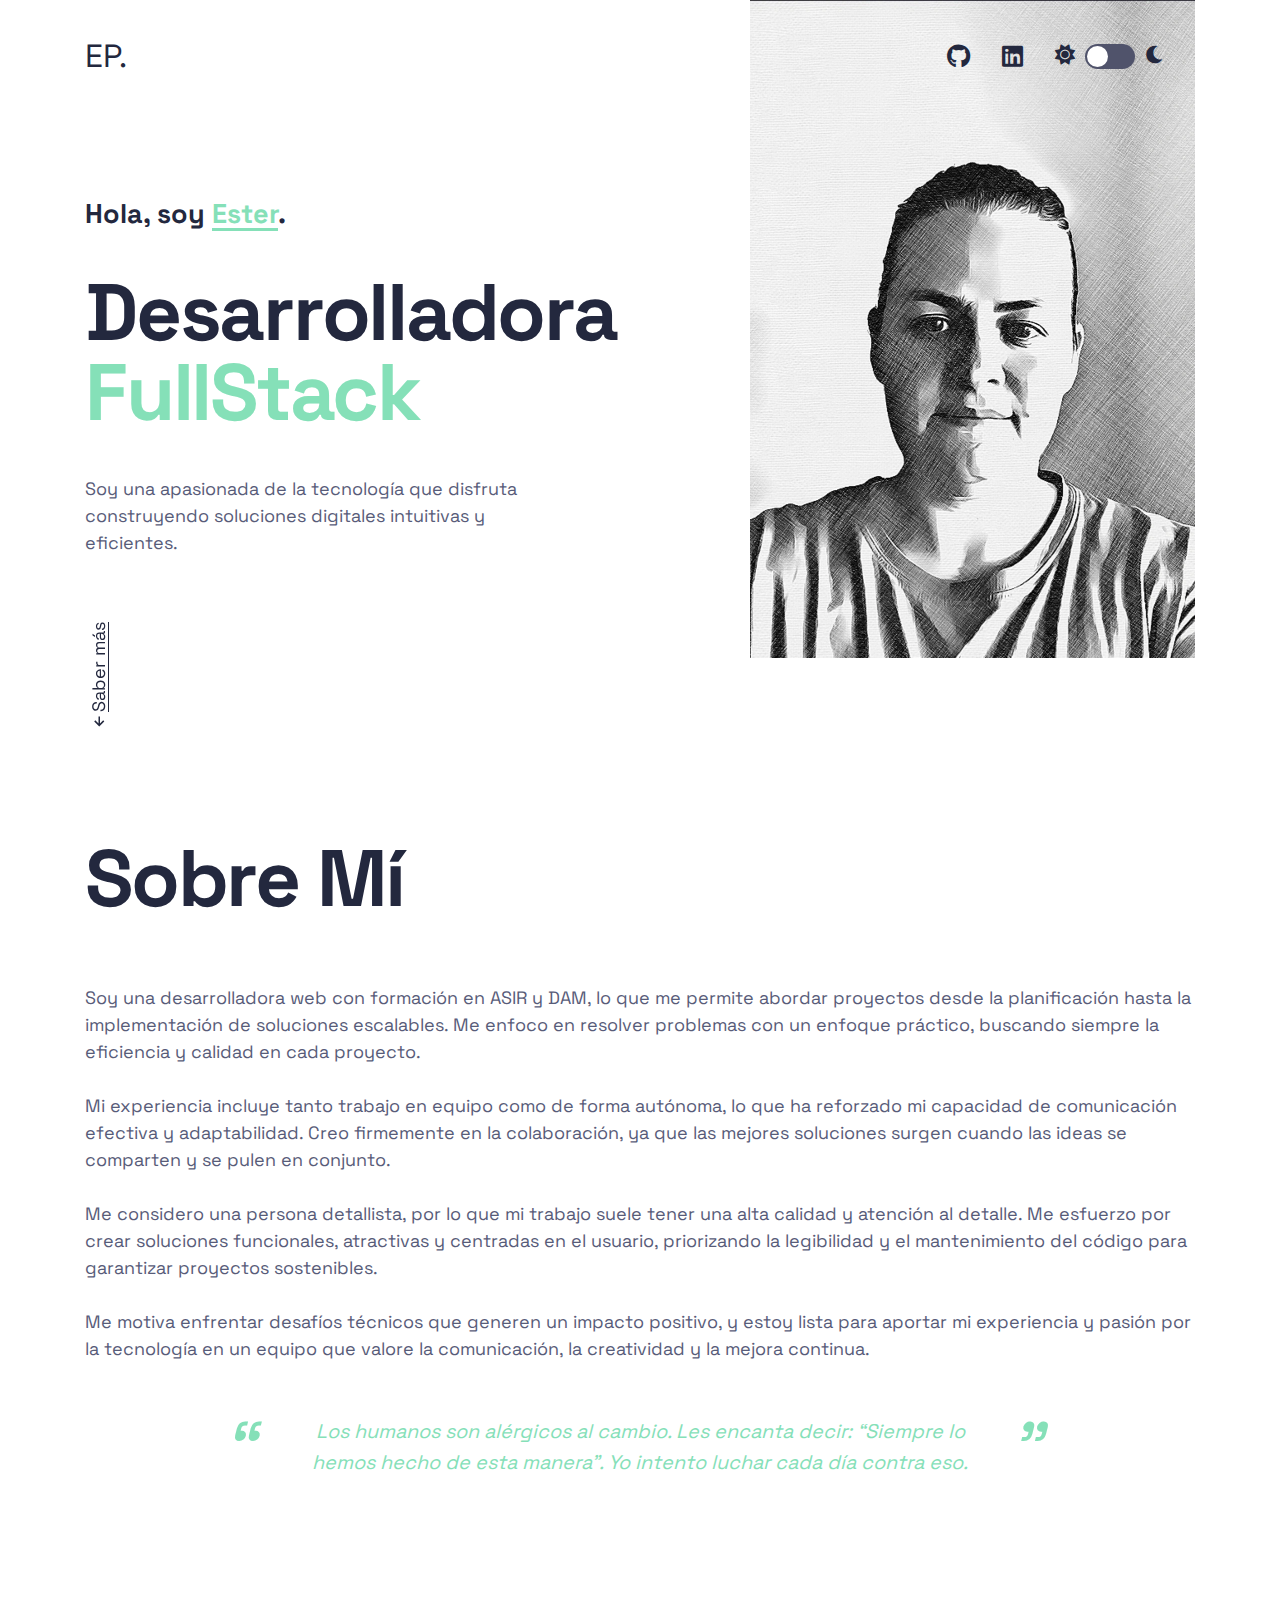
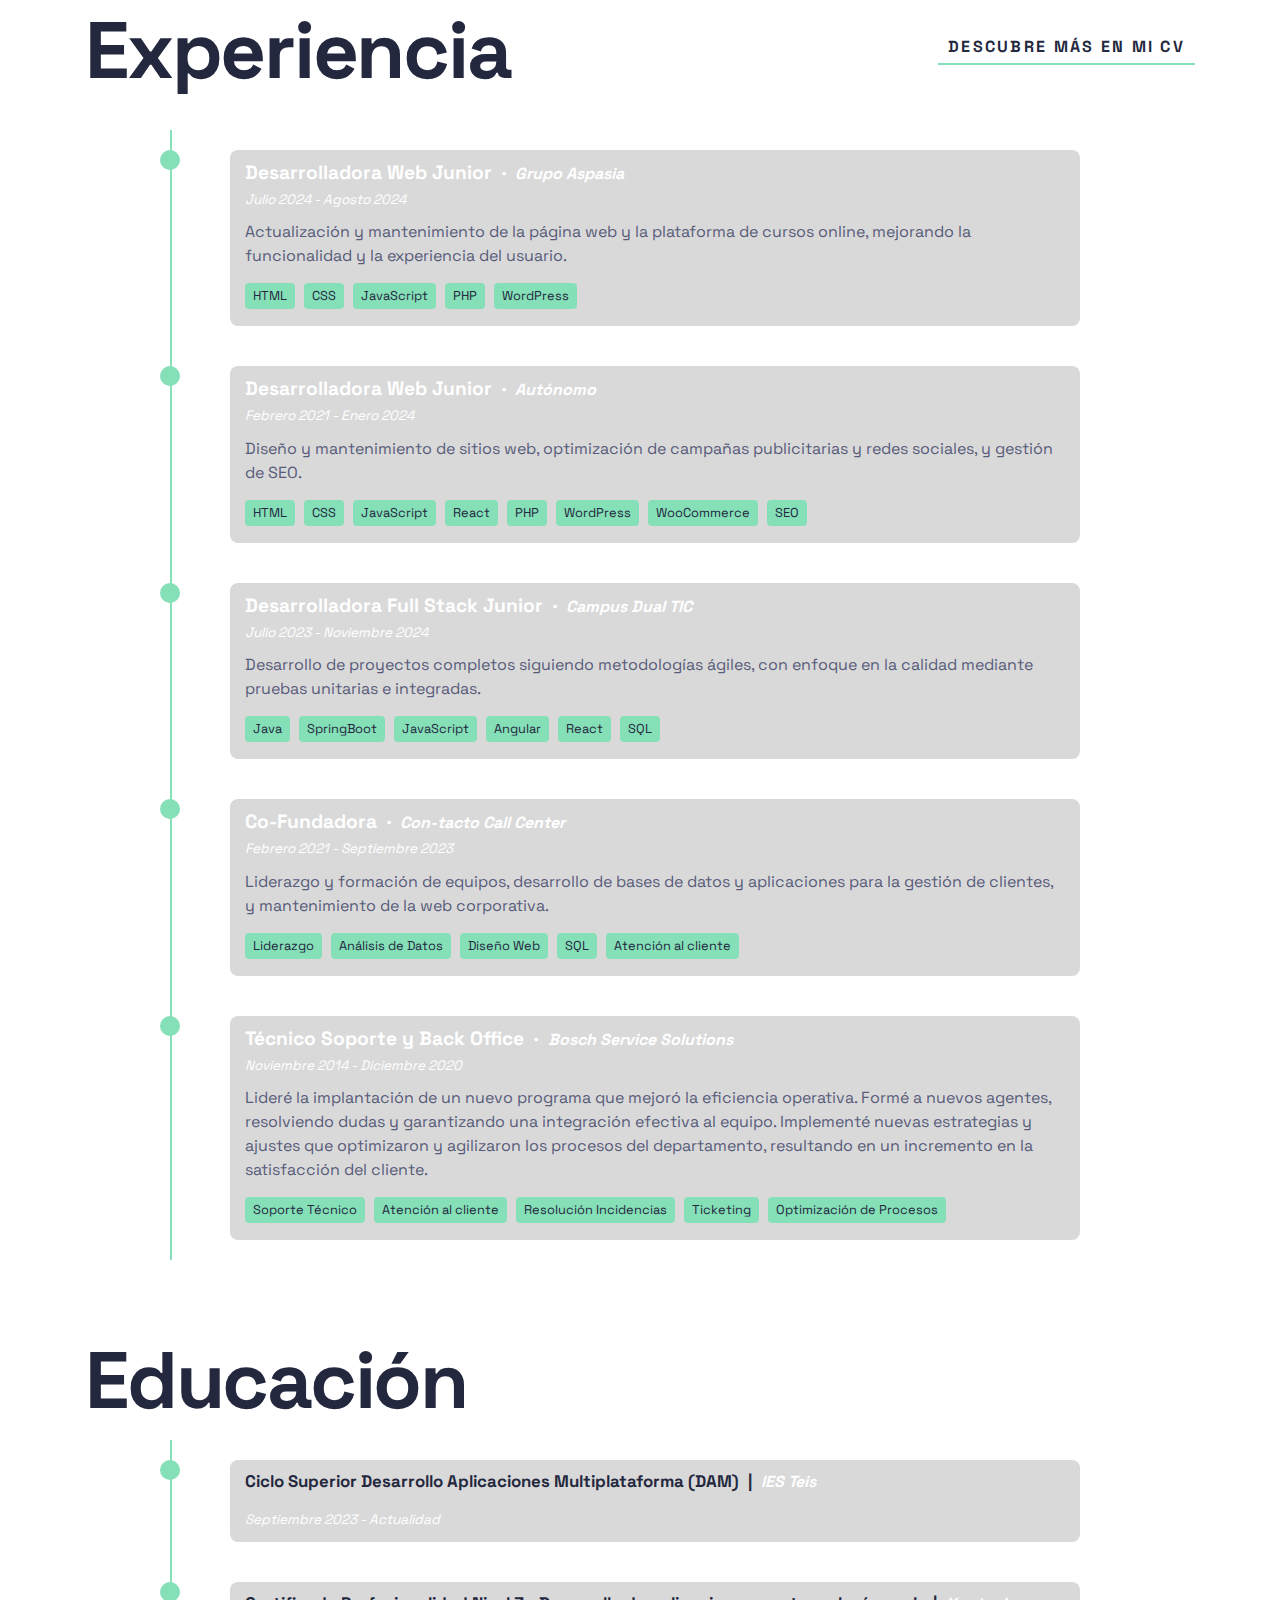
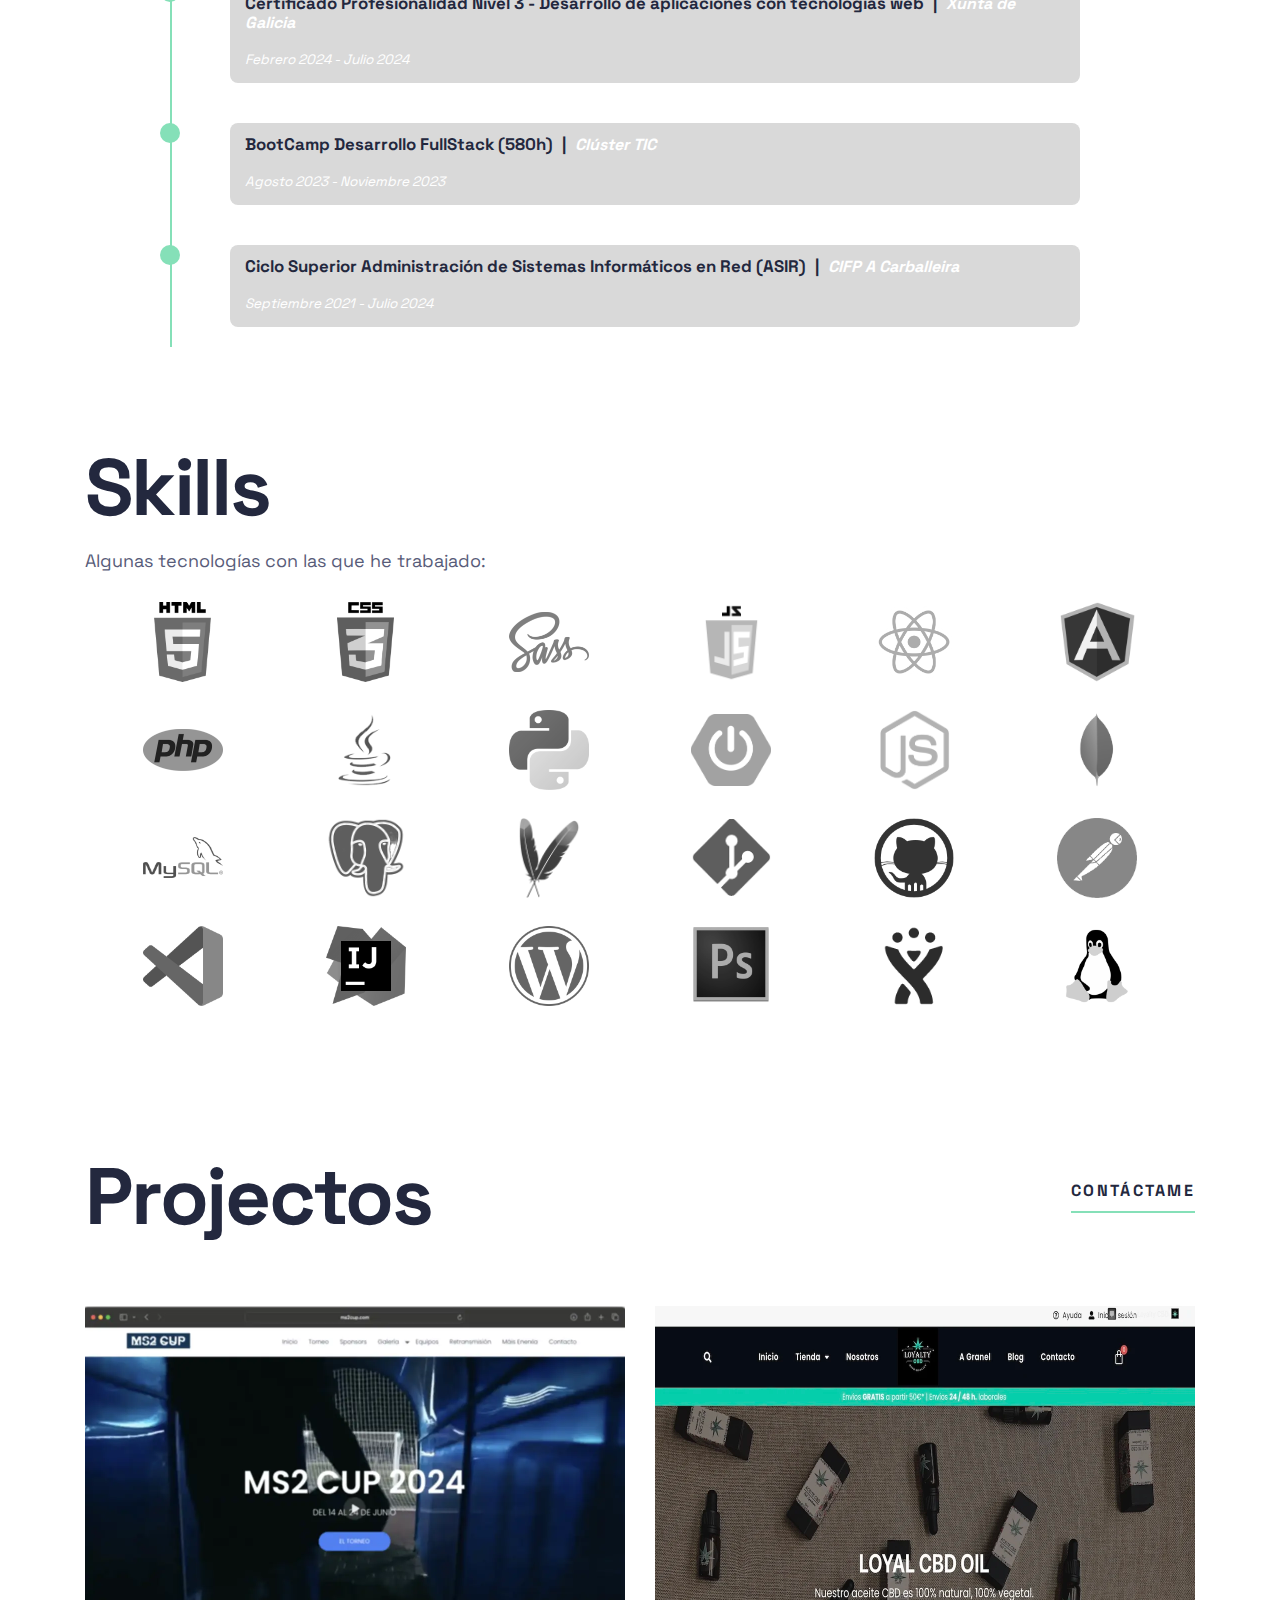
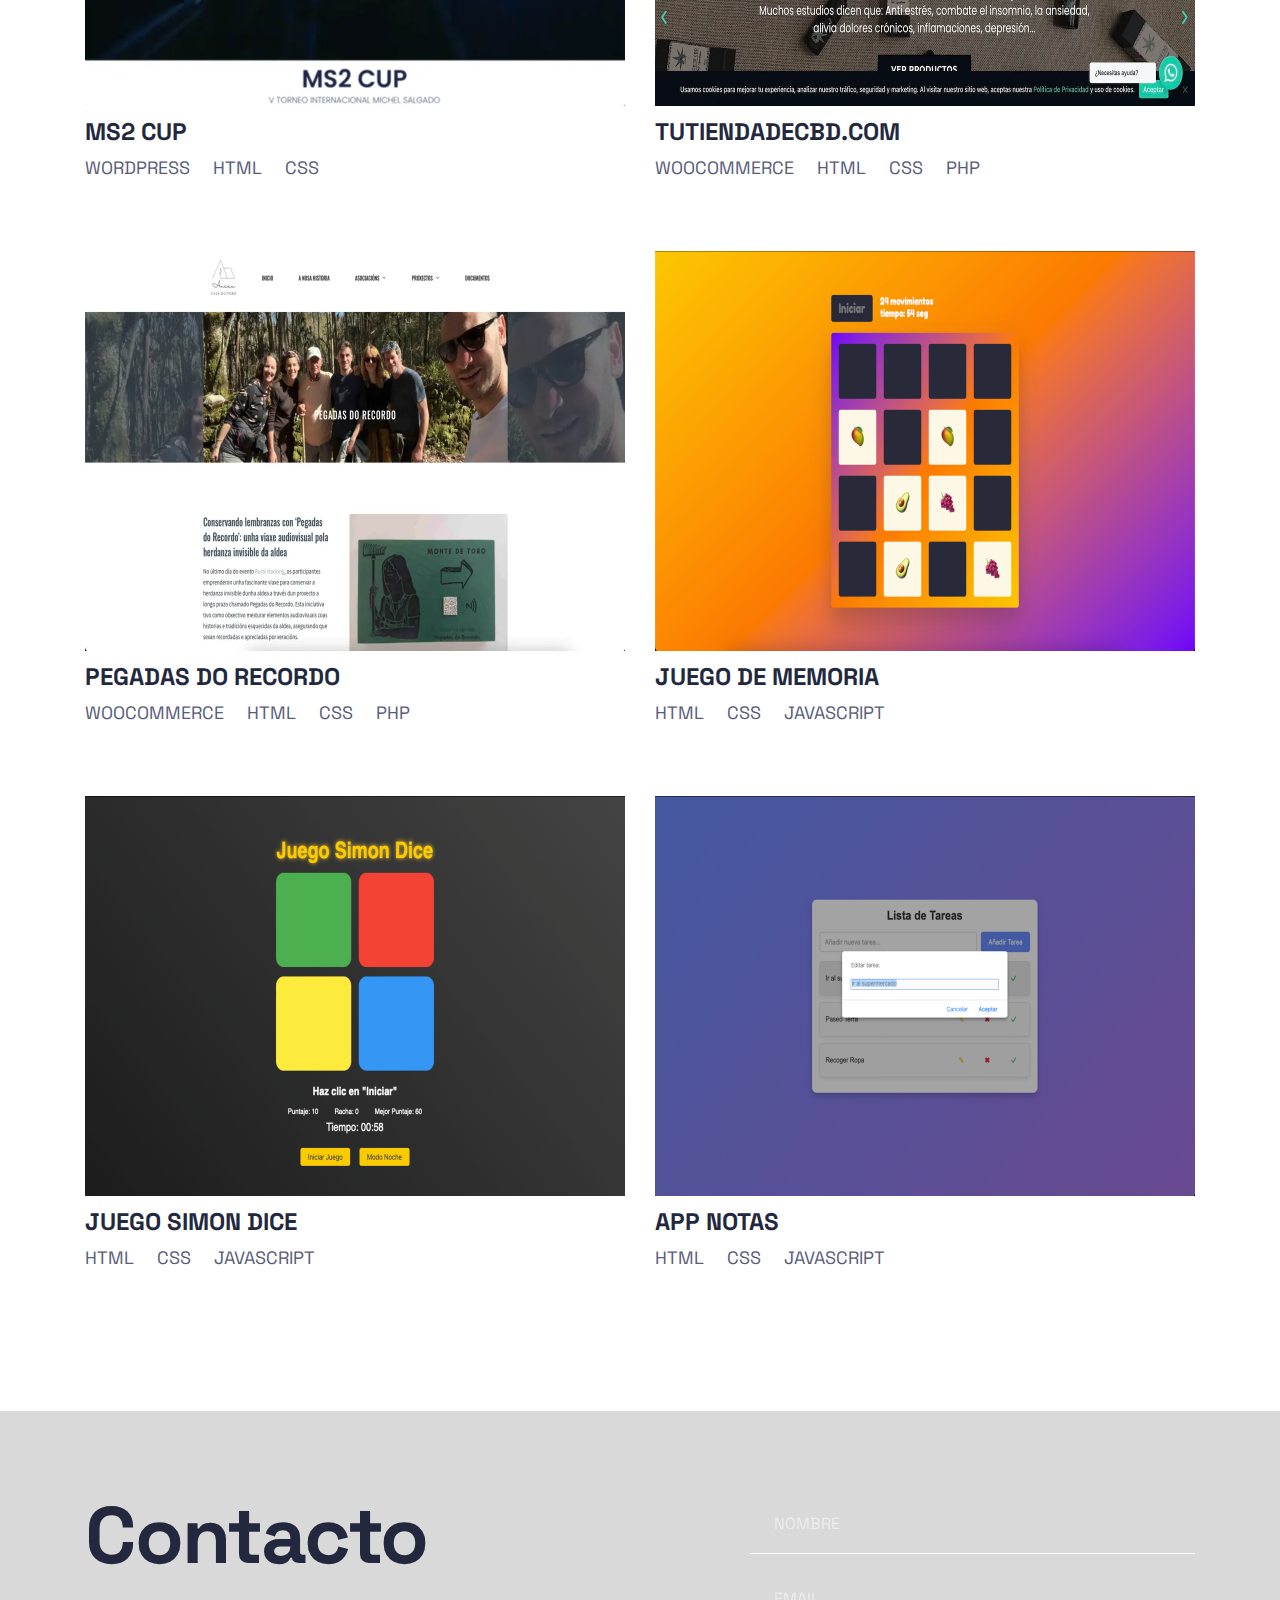
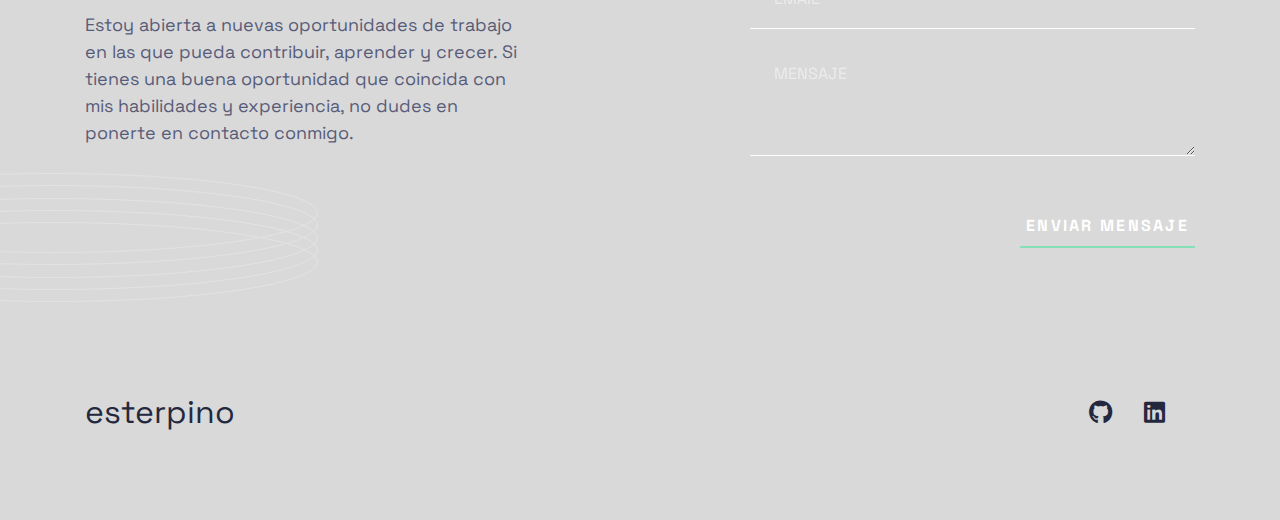
<file: index.html>
<!DOCTYPE html>
<html lang="en">

  <head>
      <meta charset="UTF-8">
      <meta name="viewport" content="width=device-width, initial-scale=1.0">
      <link rel="preconnect" href="https://fonts.googleapis.com">
      <link rel="preconnect" href="https://fonts.gstatic.com" crossorigin>
      <link href="https://fonts.googleapis.com/css2?family=Space+Grotesk:wght@500;700&display=swap" rel="stylesheet">
      <link rel="stylesheet" href="https://cdnjs.cloudflare.com/ajax/libs/font-awesome/6.0.0-beta3/css/all.min.css">
      <link rel="stylesheet" href="https://cdn.jsdelivr.net/npm/boxicons@2.0.5/css/boxicons.min.css">
      <link rel="icon" type="image/png" sizes="32x32" href="./assets/images/favicon-32x32.png">

      <link rel="stylesheet" href="style.css">

      <title>Ester Pino | Desarrolladora FullStack</title>
  </head>

  <body>
      <header class="header">
          <div class="wrapper">
              <nav class="header__nav">
                  <a href="/" class="header__home">EP.</a>
                  <a href="https://github.com/EstiP13" class="header__social"><i class="fab fa-github"></i></a>
                  <a href="https://linkedin.com/in/ester-pino" class="header__social"><i class="fab fa-linkedin"></i></a>
                  <div class="switch-wrapper">
                      <div class="icon sun"><i class="fas fa-sun"></i></div>
                      <div class="toggle-wrapper">
                          <input id="switch" type="checkbox">
                          <label for="switch" id="toggle"></label>
                      </div>
                      <div class="icon moon"><i class="fas fa-moon"></i></div>
                  </div>
              </nav>
          </div>
      </header>

      <main id="main">
          <!-- Inicio -->
          <section id="hero" class="hero">
              <div class="wrapper hero__wrapper bottom-border">
                  <div class="hero__content">
                      <picture>
                          <source media="(min-width: 62.5em)" srcset="./assets/images/image-profile-desktop.webp">
                          <source media="(min-width: 37.5em)" srcset="./assets/images/image-profile-tablet.webp">
                          <img class="hero__image" src="./assets/images/image-profile-mobile.webp" alt="Foto de Ester" width="174" height="383">
                      </picture>
                      <img class="hero__rings" src="./assets/images/pattern-rings.svg" alt="" width="530" height="129">

                      <div class="hero__text">
                          <h2 class="hero__headline">Hola,<br> soy <span>Ester</span>.</h2>
                          <h1 class="hero__headline header-xl">Desarrolladora <span>FullStack</span></h1>
                          <p class="hero__description">
                              Soy una apasionada de la tecnología que disfruta construyendo soluciones digitales intuitivas y eficientes. 
                          </p>
                          <div class="hero__scroll">
                              <a href="#about" class="hero__scroll-link"><i class='bx bx-up-arrow-alt'></i>Saber más</a>
                          </div>
                      </div>
                  </div>
              </div>
          </section>

          <!-- Sobre Mí -->
          <section id="about" class="about">
              <div class="wrapper about__wrapper bottom-border">
                  <h2 class="about__headline header-xl">Sobre Mí</h2>
                  <p class="about__description">
                    Soy una desarrolladora web con formación en ASIR y DAM, lo que me permite abordar proyectos desde la planificación hasta la implementación 
                    de soluciones escalables. Me enfoco en resolver problemas con un enfoque práctico, buscando siempre la eficiencia y calidad en cada 
                    proyecto.<br><br>

                    Mi experiencia incluye tanto trabajo en equipo como de forma autónoma, lo que ha reforzado mi capacidad de comunicación efectiva y 
                    adaptabilidad. Creo firmemente en la colaboración, ya que las mejores soluciones surgen cuando las ideas se comparten y se pulen en 
                    conjunto.<br><br>

                    Me considero una persona detallista, por lo que mi trabajo suele tener una alta calidad y atención al detalle. Me esfuerzo por crear 
                    soluciones funcionales, atractivas y centradas en el usuario, priorizando la legibilidad y el mantenimiento del código para garantizar 
                    proyectos sostenibles.<br><br>

                    Me motiva enfrentar desafíos técnicos que generen un impacto positivo, y estoy lista para aportar mi experiencia y pasión por la 
                    tecnología en un equipo que valore la comunicación, la creatividad y la mejora continua.
                  </p>

                  <div class="about__quote">
                    <span class="quote-icon">“</span> Los humanos son alérgicos al cambio. Les encanta decir: “Siempre lo hemos hecho de esta manera". Yo intento luchar cada día contra eso. <span class="quote-icon">”</span>
                  </div>
                  <div class="about__author">
                    — Grace Murray Hopper
                  </div>
                  
              </div>
          </section>

          <!-- Experiencia -->
          <section id="experience" class="experience">
            <div class="wrapper experience__wrapper bottom-border">
                <div class="experience__header">
                    <h2 class="experience__headline header-xl">Experiencia</h2>
                    <a href="./resume.html" class="cv__resume underline" target="_blank">Descubre más en mi CV</a>
                </div>

                <div class="timeline">
                    <div class="timeline__event">
                        <div class="timeline-icon"></div>
                        <div class="timeline__content">
                            <h3 class="timeline__role">Desarrolladora Web Junior
                                <span class="separator">·</span><span class="timeline__company"> Grupo Aspasia</span></h3>
                            <span class="timeline__date">Julio 2024 - Agosto 2024</span>
                            <p class="experience__p">Actualización y mantenimiento de la página web y la plataforma de cursos online, mejorando la funcionalidad y la experiencia del usuario.</p>
                            <div class="timeline__tags">
                                <span class="tag">HTML</span>
                                <span class="tag">CSS</span>
                                <span class="tag">JavaScript</span>
                                <span class="tag">PHP</span>
                                <span class="tag">WordPress</span>
                            </div>
                        </div>
                    </div>

                    <div class="timeline__event">
                        <div class="timeline-icon"></div>
                        <div class="timeline__content">
                            <h3 class="timeline__role">Desarrolladora Web Junior
                                <span class="separator">·</span><span class="timeline__company"> Autónomo</span></h3>
                            <span class="timeline__date">Febrero 2021 - Enero 2024</span>
                            <p class="experience__p">Diseño y mantenimiento de sitios web, optimización de campañas publicitarias y redes sociales, y gestión de SEO.</p>
                            <div class="timeline__tags">
                                <span class="tag">HTML</span>
                                <span class="tag">CSS</span>
                                <span class="tag">JavaScript</span>
                                <span class="tag">React</span>
                                <span class="tag">PHP</span>
                                <span class="tag">WordPress</span>
                                <span class="tag">WooCommerce</span>
                                <span class="tag">SEO</span>
                            </div>
                        </div>
                    </div>

                    <div class="timeline__event">
                        <div class="timeline-icon"></div>
                        <div class="timeline__content">
                            <h3 class="timeline__role">Desarrolladora Full Stack Junior
                                <span class="separator">·</span><span class="timeline__company"> Campus Dual TIC</span></h3>
                            <span class="timeline__date">Julio 2023 - Noviembre 2024</span>
                            <p class="experience__p">Desarrollo de proyectos completos siguiendo metodologías ágiles, con enfoque en la calidad mediante pruebas unitarias e integradas.</p>
                            <div class="timeline__tags">
                                <span class="tag">Java</span>
                                <span class="tag">SpringBoot</span>
                                <span class="tag">JavaScript</span>
                                <span class="tag">Angular</span>
                                <span class="tag">React</span>
                                <span class="tag">SQL</span>
                            </div>
                        </div>
                    </div>

                    <div class="timeline__event">
                        <div class="timeline-icon"></div>
                        <div class="timeline__content">
                            <h3 class="timeline__role">Co-Fundadora
                                <span class="separator">·</span><span class="timeline__company"> Con-tacto Call Center</span></h3>
                            <span class="timeline__date">Febrero 2021 - Septiembre 2023</span>
                            <p class="experience__p">Liderazgo y formación de equipos, desarrollo de bases de datos y aplicaciones para la gestión de clientes, y mantenimiento de la web corporativa.</p>
                            <div class="timeline__tags">
                                <span class="tag">Liderazgo</span>
                                <span class="tag">Análisis de Datos</span>
                                <span class="tag">Diseño Web</span>
                                <span class="tag">SQL</span>
                                <span class="tag">Atención al cliente</span>
                            </div>
                        </div>
                    </div>

                    <div class="timeline__event">
                        <div class="timeline-icon"></div>
                        <div class="timeline__content">
                            <h3 class="timeline__role">Técnico Soporte y Back Office
                                <span class="separator">·</span> <span class="timeline__company"> Bosch Service Solutions</span></h3>
                            <span class="timeline__date">Noviembre 2014 - Diciembre 2020</span>
                            <p class="experience__p">Lideré la implantación de un nuevo programa que mejoró la eficiencia operativa. Formé a nuevos agentes, 
                              resolviendo dudas y garantizando una integración efectiva al equipo. Implementé nuevas estrategias y ajustes que optimizaron y 
                              agilizaron los procesos del departamento, resultando en un incremento en la satisfacción del cliente.</p>
                            <div class="timeline__tags">
                                <span class="tag">Soporte Técnico</span>
                                <span class="tag">Atención al cliente</span>
                                <span class="tag">Resolución Incidencias</span>
                                <span class="tag">Ticketing</span>
                                <span class="tag">Optimización de Procesos</span>
                            </div>
                        </div>
                    </div>
                </div>
            </div>

            <!-- Educación -->
            <div class="wrapper education__wrapper bottom-border">
                <div class="education__header">
                    <h2 class="education__headline header-xl">Educación</h2>
                </div>

                <div class="timeline">
                    <div class="timeline__event">
                        <div class="timeline-icon"></div>
                        <div class="timeline__content">
                            <h3>Ciclo Superior Desarrollo Aplicaciones Multiplataforma (DAM)
                                <span class="separator">|</span> <span class="timeline__school"> IES Teis</span></h3>
                            <span class="timeline__date">Septiembre 2023 - Actualidad</span>
                        </div>
                    </div>
                    <div class="timeline__event">
                        <div class="timeline-icon"></div>
                        <div class="timeline__content">
                            <h3>Certificado Profesionalidad Nivel 3 - Desarrollo de aplicaciones con tecnologías web
                                <span class="separator">|</span> <span class="timeline__school"> Xunta de Galicia</span></h3>
                            <span class="timeline__date">Febrero 2024 - Julio 2024</span>
                        </div>
                    </div>
                    <div class="timeline__event">
                        <div class="timeline-icon"></div>
                        <div class="timeline__content">
                            <h3>BootCamp Desarrollo FullStack (580h)
                                <span class="separator">|</span><span class="timeline__school"> Clúster TIC</span></h3>
                            <span class="timeline__date">Agosto 2023 - Noviembre 2023</span>
                        </div>
                    </div>
                    <div class="timeline__event">
                        <div class="timeline-icon"></div>
                        <div class="timeline__content">
                            <h3>Ciclo Superior Administración de Sistemas Informáticos en Red (ASIR)
                                <span class="separator">|</span> <span class="timeline__school"> CIFP A Carballeira</span></h3>
                            <span class="timeline__date">Septiembre 2021 - Julio 2024</span>
                        </div>
                    </div>
                </div>
            </div>
          </section>

          <!-- Habilidades -->
          <section id="skills" class="skills">
            <div class="wrapper skills__wrapper bottom-border">
              <h2 class="skills__headline header-xl">Skills</h2>
              <p>Algunas tecnologías con las que he trabajado:</p>
              <div class="skills-container">
                <!-- Row 1 -->
                <div class="skill-icon" data-id="html"><img class="img-responsive" src="./assets/images/skills/html.png" id="html" alt="HTML"></div>
                <div class="skill-icon" data-id="css"><img class="img-responsive" src="./assets/images/skills/css.png" id="css" alt="CSS"></div>
                <div class="skill-icon" data-id="sass"><img class="img-responsive" src="./assets/images/skills/sass.png" id="sass" alt="Sass"></div>
                <div class="skill-icon" data-id="js"><img class="img-responsive" src="./assets/images/skills/js.png" id="js" alt="JavaScript"></div>
                <div class="skill-icon" data-id="react"><img class="img-responsive" src="./assets/images/skills/react.png" id="react" alt="React"></div>
                <div class="skill-icon" data-id="angular"><img class="img-responsive" src="./assets/images/skills/angular.png" id="angular" alt="Angular"></div>
                <!-- Row 2 -->
                <div class="skill-icon" data-id="php"><img class="img-responsive" src="./assets/images/skills/php.png" id="php" alt="PHP"></div>
                <div class="skill-icon" data-id="java"><img class="img-responsive" src="./assets/images/skills/java.png" id="java" alt="Java"></div>
                <div class="skill-icon" data-id="python"><img class="img-responsive" src="./assets/images/skills/python.png" id="python" alt="Python"></div>
                <div class="skill-icon" data-id="springboot"><img class="img-responsive" src="./assets/images/skills/springboot.png" id="springboot" alt="Spring Boot"></div>
                <div class="skill-icon" data-id="node"><img class="img-responsive" src="./assets/images/skills/node.png" id="node" alt="Node.js"></div>
                <div class="skill-icon" data-id="mongodb"><img class="img-responsive" src="./assets/images/skills/mongodb.png" id="mongodb" alt="MongoDB"></div>
                <!-- Row 3 -->
                <div class="skill-icon" data-id="mysql"><img class="img-responsive" src="./assets/images/skills/mysql.png" id="mysql" alt="MySQL"></div>
                <div class="skill-icon" data-id="postgresql"><img class="img-responsive" src="./assets/images/skills/postgresql.png" id="postgresql" alt="PostgreSQL"></div>
                <div class="skill-icon" data-id="maven"><img class="img-responsive" src="./assets/images/skills/maven.png" id="maven" alt="Maven"></div>
                <div class="skill-icon" data-id="git"><img class="img-responsive" src="./assets/images/skills/git.png" id="git" alt="Git"></div>
                <div class="skill-icon" data-id="github"><img class="img-responsive" src="./assets/images/skills/github.png" id="github" alt="GitHub"></div>
                <div class="skill-icon" data-id="postman"><img class="img-responsive" src="./assets/images/skills/postman.png" id="postman"></div>
                <!-- Row 4 -->
                <div class="skill-icon" data-id="vscode"><img class="img-responsive" src="./assets/images/skills/vscode.png" id="vscode"></div>
                <div class="skill-icon" data-id="intellij"><img class="img-responsive" src="./assets/images/skills/intellij.png" id="intellij"></div>
                <div class="skill-icon" data-id="wordpress"><img class="img-responsive" src="./assets/images/skills/wordpress.png" id="wordpress"></div>
                <div class="skill-icon" data-id="photoshop"><img class="img-responsive" src="./assets/images/skills/photoshop.png" id="photoshop"></div>
                <div class="skill-icon" data-id="jira"><img class="img-responsive" src="./assets/images/skills/jira.png" id="jira"></div>
                <div class="skill-icon" data-id="linux"><img class="img-responsive" src="./assets/images/skills/linux.png" id="linux"></div>
              </div>
            </div>
          </section>

          <!-- Proyectos -->
          <section id="projects" class="projects">
            <div class="wrapper projects__wrapper">
              <div class="projects__grid">
                <h2 class="projects__headline header-xl">Projectos</h2>
                <a href="#contact" class="projects__contact underline">Contáctame</a>
                
                <div class="projects__item">
                  <picture class="projects__picture">
                    <source media="(min-width: 62.5em)" srcset="./assets/images/projects/ms2cup_web_large.webp" />
                    <img class="projects__image" src="./assets/images/projects/ms2cup_web_small.webp" alt="screenshot of MS2 CUP website" width-="343" height="253" />
                  </picture>
                  <h3 class="projects__name">MS2 CUP</h3>
                  <p class="projects__tags">
                    <span>WORDPRESS</span> 
                    <span>HTML</span> 
                    <span>CSS</span>
                  </p>
                  <div class="projects__links">
                    <a href="https://ms2cup.com" class="underline" target="_blank" rel="noopener noreferrer">Ver Proyecto</a></div>
                </div>
          
                <div class="projects__item">
                  <picture class="projects__picture">
                    <source media="(min-width: 62.5em)" srcset="./assets/images/projects/tutiendadecbd_web_large.webp" />
                    <img class="projects__image" src="./assets/images/projects/tutiendadecbd_web_small.webp" alt="screenshot of Loyalty CBD" width-="343" height="253" />
                  </picture>
                  <h3 class="projects__name">TUTIENDADECBD.COM</h3>
                  <p class="projects__tags">
                    <span>WOOCOMMERCE</span> 
                    <span>HTML</span> 
                    <span>CSS</span>
                    <span>PHP</span>
                  </p>
                  <div class="projects__links">
                    <a href="https://tutiendadecbd.com" class="underline" target="_blank" rel="noopener noreferrer">Ver Proyecto</a> 
                  </div>
                </div>

                <div class="projects__item">
                  <picture class="projects__picture">
                    <source media="(min-width: 62.5em)" srcset="./assets/images/projects/pegadas_web_large.webp" />
                    <img class="projects__image" src="./assets/images/projects/pedagas_web_small.webp" alt="screenshot of Pegadas do Recordo" width-="343" height="253" />
                  </picture>
                  <h3 class="projects__name">PEGADAS DO RECORDO</h3>
                  <p class="projects__tags">
                    <span>WOOCOMMERCE</span> 
                    <span>HTML</span> 
                    <span>CSS</span>
                    <span>PHP</span>
                  </p>
                  <div class="projects__links">
                    <a href="https://casadopobo.com/pegadas-do-recordo/" class="underline" target="_blank" rel="noopener noreferrer">Ver Proyecto</a> 
                  </div>
                </div>

                <div class="projects__item">
                  <picture class="projects__picture">
                    <source media="(min-width: 62.5em)" srcset="./assets/images/projects/memory_web_large.webp" />
                    <img class="projects__image" src="./assets/images/projects/memory_web_large.webp" alt="screenshot memory game" width-="343" height="253" />
                  </picture>
                  <h3 class="projects__name">JUEGO DE MEMORIA</h3>
                  <p class="projects__tags">
                    <span>HTML</span> 
                    <span>CSS</span> 
                    <span>JavaScript</span>
                  </p>
                  <div class="projects__links">
                    <a href="https://estip13.github.io/memory-game/" class="underline" target="_blank" rel="noopener noreferrer">Ver Proyecto</a>
                    <a href="https://github.com/EstiP13/memory-game" class="underline" target="_blank" rel="noopener noreferrer">Ver Código</a>
                  </div>
                </div>
                
                <div class="projects__item">
                  <picture class="projects__picture">
                    <source media="(min-width: 62.5em)" srcset="./assets/images/projects/simon_web_large.webp" />
                    <img class="projects__image" src="./assets/images/projects/simon_web_small.webp" alt="screenshot of Simon Says Game" width-="343" height="253" />
                  </picture>
                  <h3 class="projects__name">JUEGO SIMON DICE</h3>
                  <p class="projects__tags">
                    <span>HTML</span> 
                    <span>CSS</span> 
                    <span>JavaScript</span>
                  </p>
                  <div class="projects__links">
                    <a href="https://estip13.github.io/simon-dice/" class="underline" target="_blank" rel="noopener noreferrer">Ver Proyecto</a>
                    <a href="https://github.com/EstiP13/simon-dice" class="underline" target="_blank" rel="noopener noreferrer">Ver Código</a>
                  </div>
                </div>
                
                <div class="projects__item">
                  <picture class="projects__picture">
                    <source media="(min-width: 62.5em)" srcset="./assets/images/projects/notes_web_large.webp" />
                    <img class="projects__image" src="./assets/images/projects/notes_web_small.webp" alt="screenshot of Notes App" width-="343" height="253" />
                  </picture>
                  <h3 class="projects__name">APP NOTAS</h3>
                  <p class="projects__tags">
                    <span>HTML</span> 
                    <span>CSS</span> 
                    <span>JavaScript</span>
                  </p>
                  <div class="projects__links">
                    <a href="https://estip13.github.io/notes-app/" class="underline" target="_blank" rel="noopener noreferrer">Ver Proyecto</a>
                    <a href="https://github.com/EstiP13/notes-app" class="underline" target="_blank" rel="noopener noreferrer">Ver Código</a>
                  </div>
                </div>
        
              </div>
            </div>
          </section>
    
          <!-- Contacto -->
          <section id="contact" class="contact bg-less-dark">
            <div class="wrapper contact__wrapper bottom-border">
              <div class="contact__text">
                <h2 class="contact__headline header-xl">Contacto</h2>
                <p class="contact__description">
                  Estoy abierta a nuevas oportunidades de trabajo en las que pueda contribuir, aprender y crecer. Si tienes una buena oportunidad 
                  que coincida con mis habilidades y experiencia, no dudes en ponerte en contacto conmigo.
                </p>
              </div>
              <form action="" class="contact__form">
                <div class="contact__control">
                  <label for="name" class="visually-hidden">Nombre</label>
                  <input type="text" id="name" name="name" placeholder="Nombre" required/>
                  <imgsrc="/assets/images/icon-invalid.svg" alt="" class="contact__invalid-icon" width="24" height="24"/>
                </div>

                <div class="contact__control">
                  <label for="email" class="visually-hidden">Email</label>
                  <input type="email" id="email" name="email" placeholder="Email" required/>
                  <img src="./assets/images/icon-invalid.svg" alt="" class="contact__invalid-icon" width="24" height="24"/>
                </div>

                <div class="contact__control">
                  <label for="message" class="visually-hidden">Mensaje</label>
                  <textarea name="message" id="message" cols="30" rows="3" placeholder="Mensaje" required></textarea>
                  <img src="./assets/images/icon-invalid.svg" alt="" class="contact__invalid-icon" width="24" height="24"/>
                </div>

                <div class="contact__control align-right">
                  <button type="submit">Enviar Mensaje</button>
                </div>
              </form>
            </div>
            
            <img class="contact__rings" src="./assets/images/pattern-rings.svg" alt="" width="530" height="129"/>
        </section>

      </main>
    
      <!-- Footer -->
      <footer class="footer bg-less-dark">
        <h2 class="visually-hidden">Footer</h2>
        <div class="wrapper">
          <nav class="header__nav">
            <h2 class="visually-hidden">Navigation</h2>
            <a href="/" class="header__home">esterpino<span class="visually-hidden">(to home page)</span></a>
            <a href="https://github.com/EstiP13" class="footer__social"><i class="fab fa-github"></i></a>
            <a href="https://linkedin.com/in/ester-pino" class="footer__social"><i class="fab fa-linkedin"></i></a>
          </nav>
        </div>
      </footer>
      
      <script src="https://cdnjs.cloudflare.com/ajax/libs/gsap/3.6.1/gsap.min.js"></script>
      <script src="script.js"></script>
  </body>

</html>
</file>
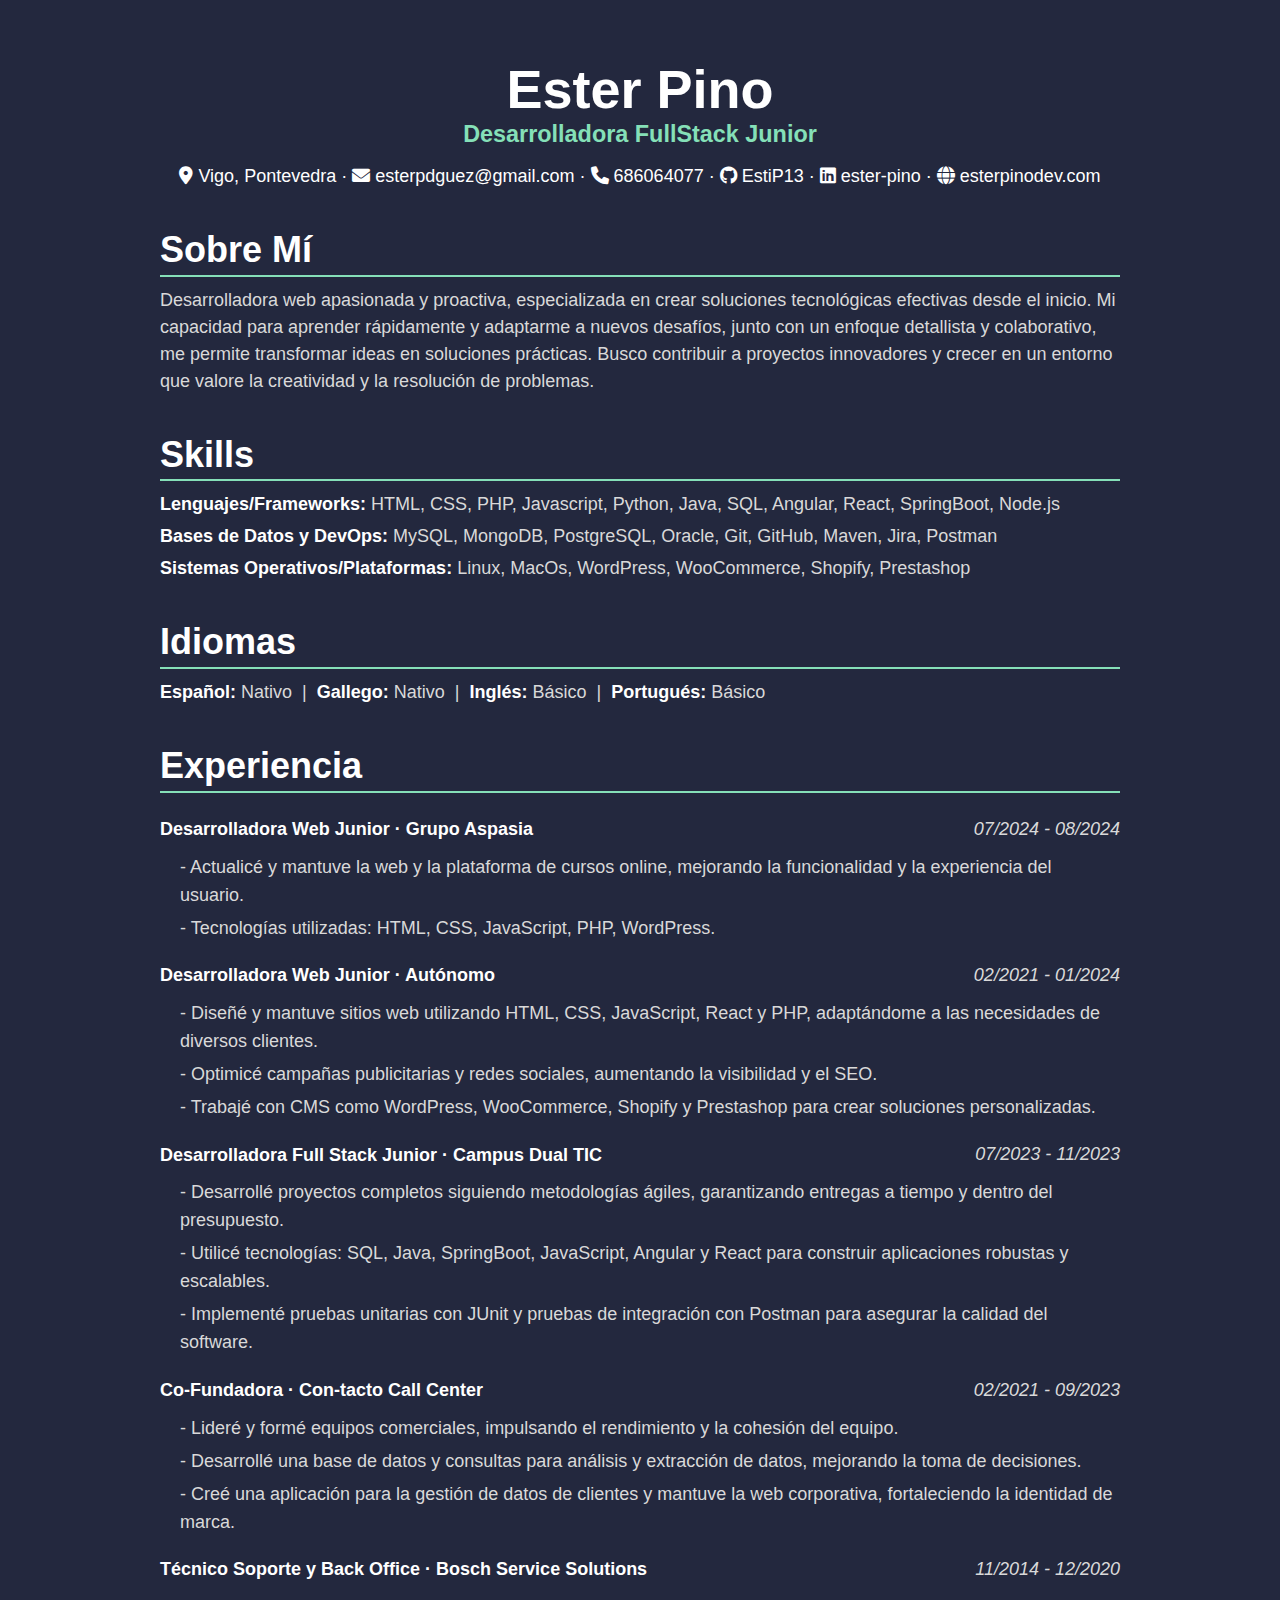
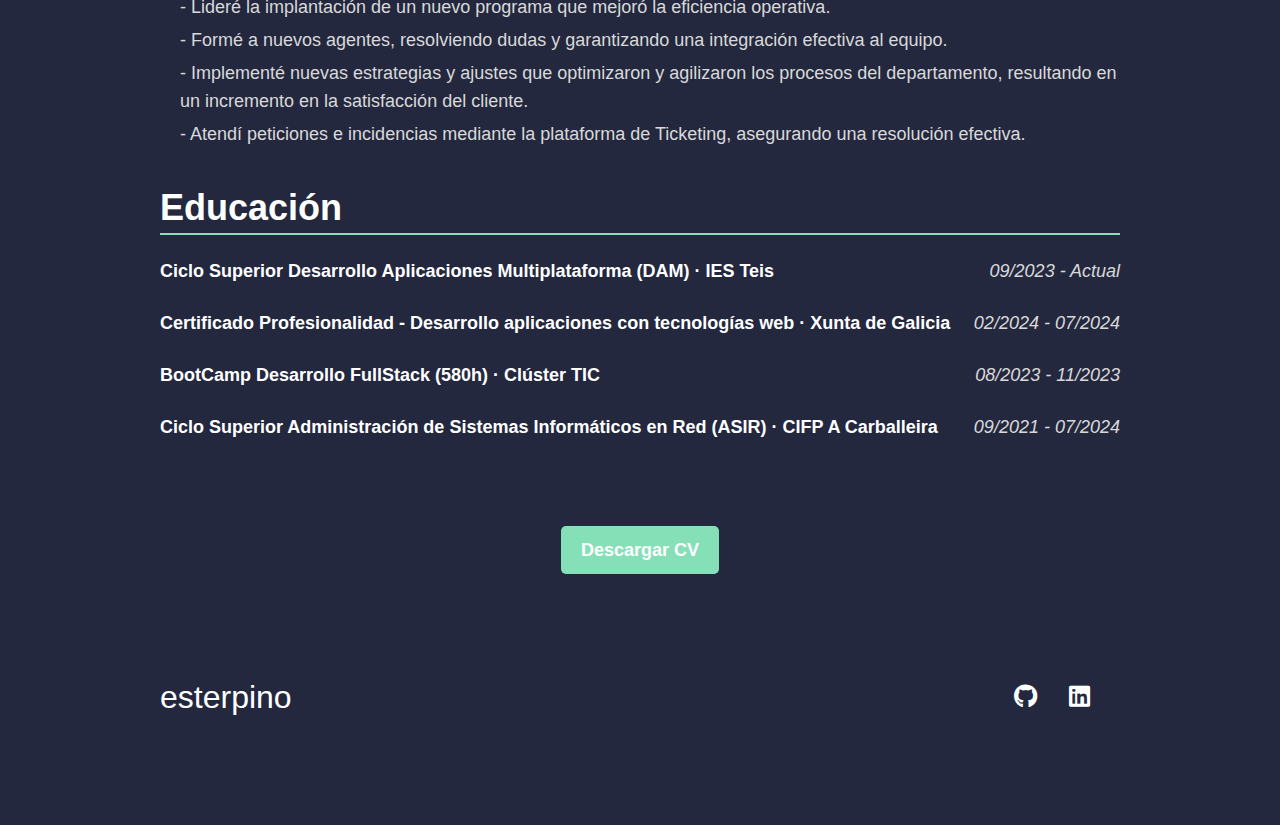
<file: resume.html>
<!DOCTYPE html>
<html lang="es">

    <head>
        <meta charset="UTF-8">
        <meta name="viewport" content="width=device-width, initial-scale=1.0">
        <link rel="stylesheet" href="https://cdnjs.cloudflare.com/ajax/libs/font-awesome/6.0.0-beta3/css/all.min.css">
        <link rel="stylesheet" href="style.css">
        <title>CV Ester Pino</title>
    </head>

    <body>
        <div class="resume__container">
            <header class="resume__header">
                <h1>Ester Pino</h1>
                <h2>Desarrolladora FullStack Junior</h2>
                <p> 
                    <i class="fas fa-map-marker-alt"></i> Vigo, Pontevedra  ·  
                    <i class="fas fa-envelope"></i> <a href="mailto:esterpdguez@gmail.com">esterpdguez@gmail.com</a>  ·  
                    <i class="fas fa-phone"></i> 686064077 · 
                    <i class="fab fa-github"></i> <a href="https://github.com/EstiP13">EstiP13</a> ·
                    <i class="fab fa-linkedin"></i> <a href="https://www.linkedin.com/in/ester-pino">ester-pino</a> · 
                    <i class="fas fa-globe"></i> <a href="https://www.esterpinodev.com">esterpinodev.com</a>
                </p>
            </header>

            <!-- Sobre Mí -->
            <section id="about" class="resume__section">
                <h3>Sobre Mí</h3>
                <p>
                    Desarrolladora web apasionada y proactiva, especializada en crear soluciones tecnológicas efectivas desde el inicio. 
                    Mi capacidad para aprender rápidamente y adaptarme a nuevos desafíos, junto con un enfoque detallista y colaborativo, 
                    me permite transformar ideas en soluciones prácticas. Busco contribuir a proyectos innovadores y crecer en un entorno 
                    que valore la creatividad y la resolución de problemas.
                </p>
            </section>

            <!-- Skills -->
            <section id="skills" class="resume__section resume__skills">
                <h3>Skills</h3>
                <p><strong>Lenguajes/Frameworks:</strong> HTML, CSS, PHP, Javascript, Python, Java, SQL, Angular, React, SpringBoot, Node.js</p>
                <p><strong>Bases de Datos y DevOps:</strong> MySQL, MongoDB, PostgreSQL, Oracle, Git, GitHub, Maven, Jira, Postman</p>
                <p><strong>Sistemas Operativos/Plataformas:</strong> Linux, MacOs, WordPress, WooCommerce, Shopify, Prestashop</p>
            </section>

            <!-- Idiomas -->
            <section id="languages" class="resume__section">
                <h3>Idiomas</h3>
                <p><strong>Español:</strong> Nativo <span class="separator">|</span> 
                    <strong>Gallego:</strong> Nativo <span class="separator">|</span> 
                    <strong>Inglés:</strong> Básico <span class="separator">|</span>
                    <strong>Portugués:</strong> Básico</p>
            </section>
            
            <!-- Experiencia -->
            <section id="experience" class="resume__section resume__experience">
                <h3>Experiencia</h3>
                <ul>

                    <li class="resume__item">
                        <div class="resume__item-header">
                            <h4>Desarrolladora Web Junior · Grupo Aspasia</h4>
                            <p class="resume__item-date">07/2024 - 08/2024</p>
                        </div>
                        <ul class="resume__item-li">
                            <li>- Actualicé y mantuve la web y la plataforma de cursos online, mejorando la funcionalidad y la experiencia del usuario.</li>
                            <li>- Tecnologías utilizadas: HTML, CSS, JavaScript, PHP, WordPress.</li>
                        </ul>
                    </li>

                    <li class="resume__item">
                        <div class="resume__item-header">
                            <h4>Desarrolladora Web Junior · Autónomo</h4>
                            <p class="resume__item-date">02/2021 - 01/2024</p>
                        </div>
                        <ul class="resume__item-li">
                            <li>- Diseñé y mantuve sitios web utilizando HTML, CSS, JavaScript, React y PHP, adaptándome a las necesidades de diversos clientes.</li>
                            <li>- Optimicé campañas publicitarias y redes sociales, aumentando la visibilidad y el SEO.</li>
                            <li>- Trabajé con CMS como WordPress, WooCommerce, Shopify y Prestashop para crear soluciones personalizadas.</li>
                        </ul>
                    </li>
                
                    <li class="resume__item">
                        <div class="resume__item-header">
                            <h4>Desarrolladora Full Stack Junior · Campus Dual TIC</h4>
                            <p class="resume__item-date">07/2023 - 11/2023</p>
                        </div>
                        <ul class="resume__item-li">
                            <li>- Desarrollé proyectos completos siguiendo metodologías ágiles, garantizando entregas a tiempo y dentro del presupuesto.</li>
                            <li>- Utilicé tecnologías: SQL, Java, SpringBoot, JavaScript, Angular y React para construir aplicaciones robustas y escalables.</li>
                            <li>- Implementé pruebas unitarias con JUnit y pruebas de integración con Postman para asegurar la calidad del software.</li>
                        </ul>
                    </li>
                
                    <li class="resume__item">
                        <div class="resume__item-header">
                            <h4>Co-Fundadora · Con-tacto Call Center</h4>
                            <p class="resume__item-date">02/2021 - 09/2023</p>
                        </div>
                        <ul class="resume__item-li">
                            <li>- Lideré y formé equipos comerciales, impulsando el rendimiento y la cohesión del equipo.</li>
                            <li>- Desarrollé una base de datos y consultas para análisis y extracción de datos, mejorando la toma de decisiones.</li>
                            <li>- Creé una aplicación para la gestión de datos de clientes y mantuve la web corporativa, fortaleciendo la identidad de marca.</li>
                        </ul>
                    </li>
                
                    <li class="resume__item">
                        <div class="resume__item-header">
                            <h4>Técnico Soporte y Back Office · Bosch Service Solutions</h4>
                            <p class="resume__item-date">11/2014 - 12/2020</p>
                        </div>
                        <ul class="resume__item-li">
                            <li>- Lideré la implantación de un nuevo programa que mejoró la eficiencia operativa.</li>
                            <li>- Formé a nuevos agentes, resolviendo dudas y garantizando una integración efectiva al equipo.</li>
                            <li>- Implementé nuevas estrategias y ajustes que optimizaron y agilizaron los procesos del departamento, resultando en un incremento en la satisfacción del cliente.</li>
                            <li>- Atendí peticiones e incidencias mediante la plataforma de Ticketing, asegurando una resolución efectiva.</li>
                        </ul>
                    </li>
                </ul>
            </section>

            <!-- Educación -->
            <section id="education" class="resume__section resume__education">
                <h3>Educación</h3>
                <ul>

                    <li class="resume__item">
                        <div class="resume__item-header">
                            <h4>Ciclo Superior Desarrollo Aplicaciones Multiplataforma (DAM) · IES Teis</h4>
                            <p class="resume__item-date">09/2023 - Actual</p>
                        </div>
                    </li>

                    <li class="resume__item">
                        <div class="resume__item-header">
                            <h4>Certificado Profesionalidad - Desarrollo aplicaciones con tecnologías web · Xunta de Galicia</h4>
                            <p class="resume__item-date">02/2024 - 07/2024</p>
                        </div>
                    </li>

                    <li class="resume__item">
                        <div class="resume__item-header">
                            <h4>BootCamp Desarrollo FullStack (580h) · Clúster TIC</h4>
                            <p class="resume__item-date">08/2023 - 11/2023</p>
                        </div>
                    </li>

                    <li class="resume__item">
                        <div class="resume__item-header">
                            <h4>Ciclo Superior Administración de Sistemas Informáticos en Red (ASIR) · CIFP A Carballeira</h4>
                            <p class="resume__item-date">09/2021 - 07/2024</p>
                        </div>
                    </li>

                </ul>
            </section>

            <div class="button-container">
                <a href="/assets/docs/CV_Ester Pino.pdf" class="btn-download" download>Descargar CV</a>
            </div>

            <!-- Footer -->
            <footer class="resume__footer">
                <h2 class="visually-hidden">Footer</h2>
                <div>
                  <nav class="header__nav">
                    <h2 class="visually-hidden">Navigation</h2>
                    <a href="/" class="header__home">esterpino<span class="visually-hidden">(to home page)</span></a>
                    <a href="https://github.com/EstiP13" class="footer__social" target="_blank" rel="noopener noreferrer"><i class="fab fa-github"></i></a>
                    <a href="https://linkedin.com/in/ester-pino" class="footer__social" target="_blank" rel="noopener noreferrer"><i class="fab fa-linkedin"></i></a>
                  </nav>
                </div>
            </footer>

        </div>
    </body>

</html>
</file>
<file: style.css>
/* GLOBAL */

:root {
  --bg-body: #23283e;
  --bg-body2: #50536b;
  --accent:  rgb(133, 224, 184);
  --text1: hsl(0, 0%, 100%);
  --text2: hsl(0, 0%, 85%);
  --invalid: hsl(7, 100%, 68%);
  --fs-18: 1.125rem;
  --fs-88: 5.5rem;
  --fs-72: 4.5rem;
  --fs-40: 2.5rem;
  --fs-48: 3rem;
  --fs-36: 2.25rem;
  --fs-32: 2rem;
  --fs-24: 1.5rem;
  --fs-20: 1.25rem;
  --container: 69.375rem;
  --transition: 250ms ease-in-out;
}

/* Light mode */
:root {
  --bg-body-light:  hsl(0, 0%, 100%);
  --bg-body2-light: hsl(0, 0%, 85%);
  --accent-light: rgb(133, 224, 184);
  --text1-light: #23283e;
  --text2-light: #585c79;
}

body.light-mode {
  background-color: var(--bg-body-light);
  color: var(--text1-light);
}

body.light-mode .bg-less-dark {
  background-color: var(--bg-body2-light);
}

body.light-mode .header__social {
  color: var(--text1-light);
}

body.light-mode .header__social:hover {
  color: var(--accent-light);
}

body.light-mode a {
  color: var(--text1-light);
}

body.light-mode a:hover {
  color: var(--accent-light); 
}

body.light-mode .hero__headline > span {
  color: var(--accent-light);
}

body.light-mode #toggle {
  background: var(--bg-body2-light);
}

body.light-mode #toggle::before {
  background: #fff; 
}

body.light-mode p {
  color: var(--text2-light);
}

body.light-mode .timeline__content {
  background: var(--bg-body2-light);
  color: var(--text1-light);
}

body.light-mode .timeline__date {
  background: var(--bg-body2-light);
  color: #fff;
}


/* General mode */

html,
body {
  overflow-x: hidden;
}

html {
  box-sizing: border-box;
  font-size: 100%;
}

*,
*::before,
*::after {
  box-sizing: inherit;
}

body,
input,
textarea,
button {
  font-family: 'Space Grotesk', sans-serif;
}

body {
  margin: 0;
  background-color: var(--bg-body);
  color: var(--text1);
  font-size: var(--fs-18);
  line-height: 1.56;
}

.bg-less-dark {
  background-color: var(--bg-body2);
}

h1,
h2,
h3,
p {
  margin-block-start: 0;
}

h1,
h2,
h3 {
  line-height: 1.1;
}

.header-xl {
  font-size: 2rem;
  font-size: clamp(2rem, 0.6rem + 7.68vw, 5rem);
  letter-spacing: -0.028em;
  line-height: 1;
}

.header-xl span{
  color: var(--accent);
}

.header__social {
  display: inline-block;
  transition: color var(--transition);
  color: var(--bg-body);
  font-size: var(--fs-24);
  line-height: 1;
}

.header__social:hover svg {
  color: var(--accent); 
}

.header__social:hover {
  color: var(--accent); 
}


p {
  font-size: 1rem;
  font-size: clamp(1rem, 0.79rem + 0.89vw, 1.125rem);
  line-height: 1.5;
  color: var(--text2);
}

a {
  transition: color var(--transition);
}

a:focus-visible,
input:focus-visible,
textarea:focus-visible {
  outline: 2px dashed var(--accent);
  outline-offset: 2px;
}

input:invalid,
textarea:invalid {
  outline-color: var(--invalid);
}

a.underline,
button {
  display: inline-block;
  padding-bottom: 0.625rem;
  font-size: 1rem;
  line-height: 1.625;
  letter-spacing: 0.143em;
  font-weight: 700;
  text-transform: uppercase;
  color: var(--text1);
  text-decoration: none;
  background-image: linear-gradient(
    to right,
    var(--accent) 75%,
    var(--accent) 75%
  );
  background-position: 0 2.1em;
  background-repeat: repeat-x;
  background-size: 8px 2px;
}

a:hover {
  color: var(--accent);
}

img,
svg {
  display: block;
}

.visually-hidden {
  position: absolute;
  left: -10000px;
  top: auto;
  width: 1px;
  height: 1px;
  overflow: hidden;
}

.wrapper {
  width: calc(100% - 2rem);
  max-width: var(--container);
  margin-inline: auto;
}

/* Toggle styles */
.switch-wrapper {
  display: flex;
  align-items: center;
  gap: 10px;
}

.icon {
  font-size: var(--fs-20);
  color: var(--bg-body);
}

#switch {
  display: none;
}

.toggle-wrapper {
  position: relative;
}

#toggle {
  display: block;
  width: 50px;
  height: 25px;
  background: var(--bg-body2);
  border-radius: 15px;
  cursor: pointer;
  position: relative;
  transition: background 0.3s;
}

#toggle::before {
  content: "";
  position: absolute;
  top: 2px;
  left: 2px;
  width: 21px;
  height: 21px;
  background: #fff;
  border-radius: 50%;
  transition: transform 0.3s;
}

#switch:checked + #toggle {
  background: var(--accent);
}

#switch:checked + #toggle::before {
  transform: translateX(25px);
}

body.light-mode .icon,
body.dark-mode .icon {
  color: var(--bg-body);
}

body.light-mode #toggle {
  background: var(--bg-body2);
}

body.dark-mode #toggle {
  background: var(--bg-body);
}

/* 600px */
@media (min-width: 37.5em) {
  .wrapper {
    width: calc(100% - 3.75rem);
  }
}

/* HEADER */

.header {
  position: relative;
  z-index: 1;
  margin-block-start: 20px;
}

.header__nav {
  display: flex;
  flex-wrap: wrap;
  justify-content: center;
  text-align: center;
  gap: 20px 20px;
}

.header__home {
  font-size: 1.5rem;
  font-size: clamp(1.5rem, 1.02rem + 2.04vw, 2rem);
  line-height: 1;
  color: var(--text1);
  text-decoration: none;
  flex: 1 0 100%;
}

@media (min-width: 37.5em) {
  .header {
    margin-block-start: 30px;
    /* margin-block-end: 90px; */
  }

  .header__nav {
    justify-content: flex-start;
    align-items: center;
    text-align: left;
    gap: 32px;
  }

  .header__home {
    flex: 0 1 auto;
    margin-inline-end: auto;
  }
}

@media (min-width: 62.5em) {
  .header {
    margin-block-start: 40px;
    margin-block-end: 127px;
  }

  .header__nav {
    padding-right: 30px;
  }
}

/*  HERO */

.hero__wrapper {
  padding-bottom: 80px;
}

.hero__image {
  position: absolute;
  top: 0;
  left: 50%;
  translate: -50%;
  width: 174px;
  height: auto;
}

.hero__rings {
  position: absolute;
  right: 50%;
  top: 130px;
  /* 8.125rem; */
  z-index: -1;
  /* width: 33.125rem; */
  height: auto;
}

.hero__text {
  position: relative;
  text-align: center;
  margin-block-start: 335px;
}

.hero__headline {
  margin-block-end: 24px;
}

.hero__headline > br {
  display: none;
}

h2 > span {
  background-image: linear-gradient(
    to right,
    var(--accent) 75%,
    var(--accent) 75%
  );
  background-position: 0 1.18em;
  background-repeat: repeat-x;
  background-size: 8px 4px;
}

.hero__description {
  width: 130%;
  margin-block-end: 24px;
}

.hero__scroll{
  align-self: flex-end;
  padding-bottom: var(--mb-4);
}

.hero__scroll-link{
  writing-mode: vertical-lr;
  transform: rotate(-180deg);
  color: var(--white-color);
}

@media (min-width: 37.5em) {
  .hero {
    position: relative;
    margin-block-start: -62px;
  }

  .hero__wrapper {
    padding-bottom: 60px;
  }

  .hero__content {
    display: flex;
    align-items: center;
  }

  .hero__content picture {
    order: 2;
  }

  .hero__image {
    position: relative;
    width: 42vw;
    max-width: 445px;
    /* width: 322px; */
    height: auto;
    left: auto;
    right: 0;
    translate: 0;
  }

  .hero__rings {
    top: 90px;
    right: auto;
    left: 0;
    translate: -50%;
  }

  .hero__text {
    /* width: 62vw; */
    margin-block-start: 90px;
    margin-right: -30px;
    flex: 1 0 58vw;
    text-align: left;
    z-index: 1;
  }

  .hero__headline {
    margin-block-end: 60px;
  }

  .hero__headline > br {
    display: inline-block;
  }

  .hero__description {
    /* width: 70%; */
    margin-block-end: 34px;
  }
}

@media (min-width: 62.5em) {
  .hero {
    margin-block-start: 0px;
  }

  .hero__wrapper {
    position: relative;
    padding-bottom: 100px;
  }

  .hero__content {
    align-items: flex-start;
  }

  .hero__content picture {
    margin-left: -80px;
  }

  .hero__image {
    margin-block-start: -199px;
  }

  .hero__rings {
    top: 0px;
    translate: -50% -50%;
  }

  .hero__text {
    margin-block-start: 0;
    margin-right: 0;
    flex: 1;
  }

  .hero__headline {
    margin-block-end: 43px;
  }

  .hero__headline > br {
    display: none;
  }

  .hero__description {
    width: 38ch;
    margin-block-end: 66px;
  }
}


/* ABOUT */
.about__description {
  margin-block-end: 35px;
}

.about__quote {
  max-width: 750px;
  margin: 0 auto;
  padding: 20px;
  position: relative;
  font-size: 1.1em;
  font-style: italic;
  text-align: center;
  color: var(--accent);  
}

.quote-icon {
  font-size: 4em;
  color: var(--accent); 
  position: absolute;
  top: -8px; 
}

.quote-icon:first-of-type {
  left: -45px;
}

.quote-icon:last-of-type {
  right: -25px; 
}

.about__author {
  text-align: center;
  font-style: italic;
  font-size: 1.1em;
  color: var(--text1);
  margin-block-end: 75px;
}


/* EXPERIENCE */
.experience__header {
  display: flex;
  align-items: center;
  justify-content: space-between;
  margin-bottom: 40px; 
}

.experience__headline {
  margin: 0; 
}

.cv__resume {
  margin: 0; 
  padding: 5px 10px;
  font-size: var(--fs-18);
}

.experience {
  margin-top: 80px;
}

.timeline {
  position: relative;
  margin: 0 auto;
  padding: 20px 0;
  max-width: 1000px;
}

.timeline::before {
  content: '';
  position: absolute;
  top: 0;
  bottom: 0;
  left: 30px;
  width: 2px;
  background: var(--accent);
}

.timeline__event {
  position: relative;
  margin-bottom: 40px;
  padding-left: 60px;
}

.timeline__event:last-child {
  margin-bottom: 0;
}

.timeline-icon {
  position: absolute;
  top: 0;
  left: 20px;
  width: 20px;
  height: 20px;
  background: var(--accent);
  border-radius: 50%;
}

.timeline__content {
  background: var(--bg-body2);
  padding: 12px 15px;
  border-radius: 8px;
  color: var(--text1);
  max-width: 850px;
  margin-left: 30px;
  font-size: 0.9rem;
}

.timeline__role {
  font-size: 1.2rem;
  font-weight: bold;
  margin-bottom: 5px;
  color: var(--text1);
}

.timeline__company {
  font-size: 1rem;
  color: var(--text1);
  font-style: italic;
}

.timeline__date {
  font-size: 0.85rem;
  color: var(--text2);
  margin-bottom: 30px;
  font-style: italic;
}

.timeline__tags {
  margin-top: 10px;
  color: var(--bg-body);
}

.tag {
  display: inline-block;
  background-color: var(--accent);
  color: var(--text-body);
  padding: 3px 8px;
  border-radius: 4px;
  font-size: 0.8rem;
  margin-right: 5px;
  margin-bottom: 5px;
}

.experience__p {
  font-size: 1rem;
  line-height: 1.5;
  margin-top: 10px;
  margin-bottom: 15px;
}

.education__headline {
  margin-top: 80px;
  margin-bottom: 20px;
}

.timeline__school {
  font-size: 1rem;
  color: var(--text1);
  font-style: italic;
}

.separator {
  margin-left: 5px;
  margin-right: 5px;
}


/* SKILLS */

.skills {
  margin-top: 80px; 
  padding-top: 20px; 
}

.skills__headline {
  margin-bottom: 20px; 
}

.skills-section h2 {
  font-weight: 400;
  font-size: 18px;
  margin: 0 0 20px !important;
  line-height: 1.5;
}

.skills-section p {
  text-align: center;
  margin-top: 0px;
}

@media screen and (max-width: 768px) {
  .skills-section h3 {
    text-align: center;
    margin-top: 30px;
    font-size: 16px;
  }
}

.skills-container {
  display: flex;
  flex-wrap: wrap;
  justify-content: center;
  gap: 8px;
}

.skill-icon {
  width: calc(100% / 6 - 10px);
  height: 100px;
  display: flex;
  align-items: center;
  justify-content: center;
  position: relative;
  text-align: center;
}

.skill-icon img {
  max-width: 80px; 
  max-height: 80px;
  width: auto;
  height: auto;
  -webkit-filter: grayscale(100%);
  filter: grayscale(100%);
  -webkit-transition: all .3s ease-in-out;
  -moz-transition: all .3s ease-in-out;
  transition: all .3s ease-in-out;
}

.skill-icon img:hover {
  -webkit-filter: none;
  filter: none;
}



/* PROJECTS */

.projects__wrapper {
  padding-block: 140px;
}

.projects__grid {
  display: grid;
  grid-template-columns: repeat(2, 1fr);
  gap: 40px;
  justify-items: center;
  text-align: center;
}

.projects__headline {
  grid-column: 1 / span 2;
  margin-block-end: 0;
}

.projects__contact {
  grid-column: 1 / span 2;
}

.projects__item {
  grid-column: 1 / span 2;
}

.projects__picture {
  display: block;
  width: 100%;
  overflow: hidden;
}

.projects__image {
  display: block;
  width: 100%;
  height: auto; 
  object-fit: cover; 
}
.projects__name {
  font-size: 1.5rem;
  line-height: 1.3;
  font-weight: 700;
  text-transform: uppercase;
  margin-block-end: 7px;
  margin-top: 10px;
}

.projects__tags {
  display: flex;
  justify-content: center;
  gap: 12px;
  margin-block-end: 20px;
  text-transform: uppercase;
}

.projects__links {
  display: flex;
  flex-direction: column;
  align-items: center;
  gap: 20px;
}

@media (min-width: 37.5em) {
  .projects__grid {
    gap: 60px 24px;
    justify-items: start;
    text-align: left;
  }

  .projects__contact {
    justify-self: end;
  }

  .projects__item {
    grid-column: span 1;
  }

  .projects__headline,
  .projects__contact {
    grid-column: span 1;
  }

  .projects__contact {
    align-self: center;
  }

  .projects__tags,
  .projects__links {
    display: block;
  }

  .projects__tags span {
    margin-inline-end: 18px;
  }

  .projects__links a {
    margin-inline-end: 30px;
  }

  .project__links {
    display: block;
  }
}

@media (min-width: 62.5em) {
  .projects__grid {
    gap: 70px 30px;
  }

  .projects__item {
    display: grid;
    grid-template-columns: 1fr;
    grid-template-rows: repeat(4, auto);
  }

  .projects__picture {
    position: relative;
    grid-column: 1 / 2;
    grid-row: 1 / 2;
  }

  .projects__picture::after {
    content: '';
    position: absolute;
    width: 100%;
    height: 100%;
    top: 0;
    background-color: hsl(0, 0%, 0%);
    opacity: 0;
    transition: opacity 150ms ease-in-out;
  }

  .projects__item:hover .projects__picture::after {
    opacity: 0.5;
  }

  .projects__item:hover .projects__links {
    opacity: 1;
  }
  .projects__item:focus-within .projects__links {
    opacity: 1;
  }

  .projects__item:focus-within .projects__picture::after {
    opacity: 0.5;
  }

  .projects__image {
    width: 100%;
    height: auto;
  }

  .projects__links {
    grid-column: 1 / 2;
    grid-row: 1 / 2;
    justify-self: center;
    align-self: center;
    z-index: 1;
    opacity: 0;
    transition: opacity 400ms ease-in-out;
  }

  .projects__links:hover ~ .projects__picture::after {
    opacity: 0.5;
  }

  .projects__tags {
    margin-block-end: 0;
  }
}

/* CONTACT */

.contact {
  position: relative;
}

.contact__wrapper {
  padding-block: 84px;
}

.contact__headline {
  margin-block-end: var(--fs-20);
}

.contact__control {
  position: relative;
  margin-block-end: 16px;
}

.contact__control input,
.contact__control textarea {
  width: 100%;
  padding-block: 16px;
  padding-inline: 24px;
  border: none;
  border-bottom: 1px solid var(--text1);
  background: transparent;
  font-size: 1rem;
  line-height: 1.625;
  color: var(--text1);
}

.contact__control > *::placeholder {
  color: var(--text1);
  opacity: 0.5;
  text-transform: uppercase;
}

.contact__control textarea {
  margin-block-end: 32px;
}

.contact__control.align-right {
  display: flex;
  justify-content: flex-end;
}

.contact__control button {
  background-color: transparent;
  border: none;
}

.contact__invalid-icon {
  display: none;
  width: var(--fs-24);
  height: var(--fs-24);
  position: absolute;
  top: 50%;
  right: 0;
  translate: -50% -50%;
}

.contact input:focus-visible:invalid ~ .contact__invalid-icon,
.contact textarea:focus-visible:invalid ~ .contact__invalid-icon {
  display: inline-block;
}

.contact textarea:focus-visible:invalid ~ .contact__invalid-icon {
  top: 1.2rem;
  right: 1.5rem;
  translate: none;
}

.contact__rings {
  position: absolute;
  left: 0;
  bottom: 97px;
  translate: -75%;
}

@media (min-width: 37.5em) {
  .contact__rings {
    bottom: 47px;
    translate: -75%;
  }
}

@media (min-width: 62.5em) {
  .contact__wrapper {
    display: grid;
    grid-template-columns: repeat(2, 27.8rem);
    justify-content: space-between;
  }

  .contact__headline {
    margin-block-end: var(--fs-36);
  }

  .contact__rings {
    translate: -40%;
  }
}

/* 999.98px */
@media (max-width: 62.49875em) {
  .contact__wrapper {
    max-width: 27.8rem;
  }

  .contact__text {
    text-align: center;
  }
}

footer {
  padding-block: 40px 60px;
}

@media (min-width: 37.5em) {
  footer {
    padding-block: 30px 40px;
  }
}

@media (min-width: 62.5em) {
  footer {
    padding-block: 47px 92px;
  }
}

.footer__social {
  display: inline-block;
  transition: color var(--transition);
  color: white;
  font-size: var(--fs-24);
  line-height: 1;
}

.footer__social:hover svg {
  color: var(--accent); 
}

.footer__social:hover {
  color: var(--accent); 
}


/* RESUME */

.resume__container {
  max-width: 1000px;
  margin: 0 auto;
  padding: 20px;
}

.resume__header {
  text-align: center;
  margin-top: 40px;
  margin-bottom: 20px;
}

.resume__header h1,
.resume__header h2 {
  margin: 0;
  padding: 0;
}

.resume__header h1 {
  font-size: 3em;
}

.resume__header h2 {
  font-size: 1.3em;
  margin-top: 3px;
  margin-bottom: 15px;
  color: var(--accent);
}

.resume__header p {
  font-size: 18px;
  color: var(--text1); 
  margin-bottom: 40px;
}

.resume__header i {
  font-size: 18px; 
  color: var(--text1); 
}

.resume__header a {
  text-decoration: none;
  color: var(--text1); 
}

.resume__header a:hover {
  text-decoration: underline; 
  color: var(--accent); 
}

.resume__section {
  margin-bottom: 40px;
}

.resume__section h3 {
  font-size: 2em;
  border-bottom: 2px solid var(--accent);
  padding-bottom: 5px;
  margin-bottom: 10px;
}

.resume__section p {
  margin: 5px 0;
}

p strong {
  color: var(--text1);
}

.resume__item-li {
  color: var(--text2); 
}

.resume__section ul {
  list-style-type: none;
  padding: 0;
}

.resume__section ul li {
  margin: 15px 0;
}

.resume__section ul li ul {
  padding-left: 20px;
}

.resume__section ul li ul li {
  margin: 5px 0;
}

.resume__item-header {
  display: flex;
  justify-content: space-between;
  align-items: center;
  margin-bottom: 5px;
}

.resume__item-header h4 {
  margin: 0;
}

.resume__item-date {
  font-style: italic;
  margin: 0; 
}

.resume__footer {
  text-align: center;
  margin-top: 20px;
}

.button-container {
  text-align: center; /* Centra el contenido horizontalmente */
}

.btn-download {
  text-align: center;
  display: inline-block;
  padding: 10px 20px;
  background-color: var(--accent);
  color: #fff;
  text-decoration: none;
  border-radius: 5px;
  font-weight: bold;
  margin-top: 40px;
  margin-bottom: 40px;
}

.btn-download:hover {
  background-color: var(--bg-body2);
}
</file>
